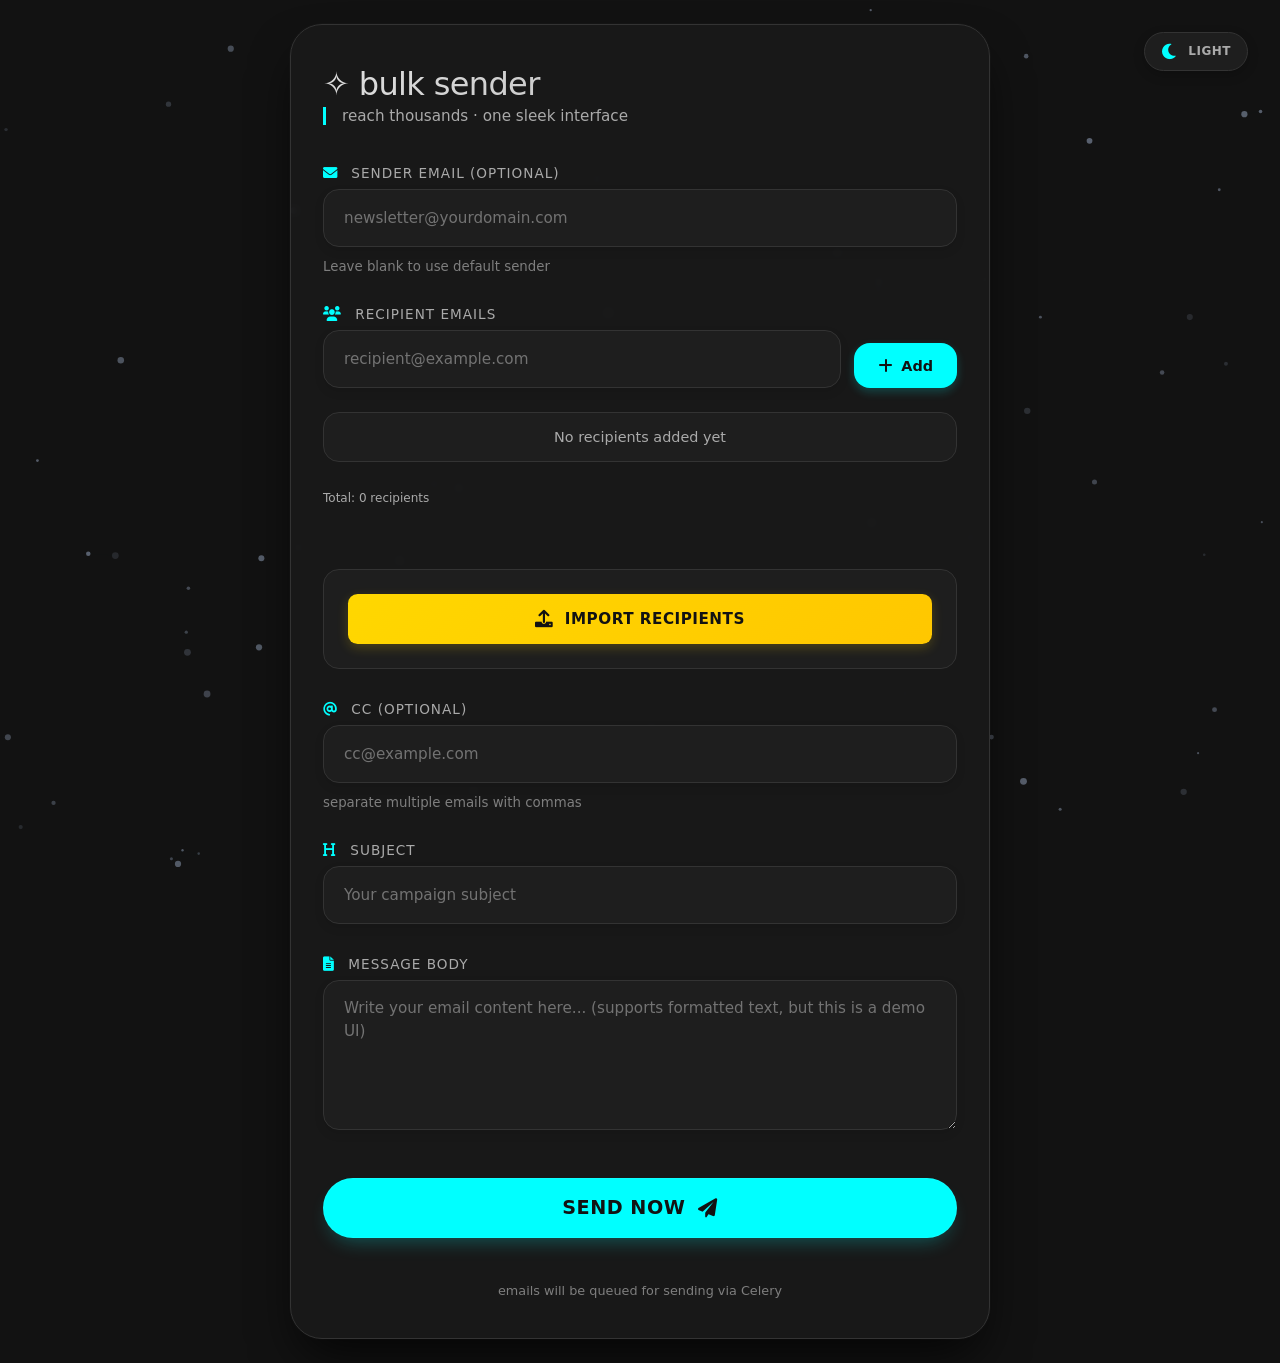
<file: FE/index.html>
<!DOCTYPE html>
<html lang="en">
<head>
  <meta charset="UTF-8">
  <meta name="viewport" content="width=device-width, initial-scale=1.0">
  <title>Bulk Email Sender | dark modern UI</title>
  <!-- Font Awesome 6 (free icons) for subtle floating icons (optional, lightweight) -->
  <link rel="stylesheet" href="https://cdnjs.cloudflare.com/ajax/libs/font-awesome/6.0.0-beta3/css/all.min.css">
  <!-- External CSS -->
  <link rel="stylesheet" href="css/style.css">
  <link rel="stylesheet" href="css/modal.css">
</head>
<body>

  <!-- Theme toggle button -->
  <div class="theme-toggle" id="themeToggle" title="Toggle dark/light mode">
    <i class="fas fa-moon"></i>
    <span class="theme-label" id="themeLabel">Light</span>
  </div>

  <!-- CANVAS for particle animation (GitHub style) -->
  <canvas id="particle-canvas"></canvas>

  <!-- Floating animated icons (optional, for extra liveliness) -->
  <div class="floating-icons" id="floatingIcons"></div>

  <!-- MAIN FORM CARD -->
  <div class="form-card">
    <h1>✧ bulk sender</h1>
    <div class="subhead">reach thousands · one sleek interface</div>

    <form class="email-form" id="emailForm">
      <!-- Sender Email -->
      <div class="field-group">
        <label for="sender"><i class="fas fa-envelope"></i> sender email (optional)</label>
        <input type="email" id="sender" name="sender" placeholder="newsletter@yourdomain.com" autocomplete="off">
        <small style="color: var(--text-secondary); margin-top: 4px; opacity: 0.7;">Leave blank to use default sender</small>
      </div>

      <!-- Recipient Email -->
      <div class="field-group">
        <label for="recipients"><i class="fas fa-users"></i> recipient emails</label>
        <div class="recipient-input-wrapper">
          <div class="field-group">
            <input type="email" id="recipients" name="recipients" placeholder="recipient@example.com" autocomplete="off">
          </div>
          <button type="button" class="add-recipient-btn" id="addRecipientBtn">
            <i class="fas fa-plus"></i> Add
          </button>
        </div>
        <div class="recipient-chips-container empty" id="recipientChips">
          <span>No recipients added yet</span>
        </div>
        <div class="recipient-footer">
          <div class="recipient-count" id="recipientCount">Total: 0 recipients</div>
          <button type="button" class="remove-all-btn" id="removeAllBtn" style="display: none;">
            <i class="fas fa-trash"></i> Remove All
          </button>
        </div>
      </div>

      <!-- Bulk Import Section -->
      <div class="import-section">
        <button type="button" class="import-btn" id="importRecipientBtn">
          <i class="fas fa-upload"></i> Import Recipients
        </button>
        <div class="csv-import-status" id="csvImportStatus" hidden></div>
      </div>

      <!-- CC (multiple emails, comma separated) using "multiple" attribute -->
      <div class="field-group">
        <label for="cc"><i class="fas fa-at"></i> cc (optional)</label>
        <input type="email" id="cc" name="cc" placeholder="cc@example.com" autocomplete="off">
        <small style="color: var(--text-secondary); margin-top: 4px; opacity: 0.7;">separate multiple emails with commas</small>
      </div>

      <!-- Subject -->
      <div class="field-group">
        <label for="subject"><i class="fas fa-heading"></i> subject</label>
        <input type="text" id="subject" name="subject" placeholder="Your campaign subject" required>
      </div>

      <!-- Body (large textarea) -->
      <div class="field-group">
        <label for="body"><i class="fas fa-file-alt"></i> message body</label>
        <textarea id="body" name="body" placeholder="Write your email content here... (supports formatted text, but this is a demo UI)" required></textarea>
      </div>

      <div class="personalization-panel" id="personalizationPanel" hidden>
        <div class="personalization-header">
          <div>
            <h3><i class="fas fa-wand-magic-sparkles"></i> Personalization</h3>
            <p id="personalizationMeta">No CSV data imported</p>
          </div>
          <button type="button" class="clear-csv-btn" id="clearCsvBtn">
            <i class="fas fa-times"></i> Clear
          </button>
        </div>
        <div class="column-token-list" id="columnTokenList"></div>
        <div class="template-preview">
          <div>
            <span class="preview-label">Subject preview</span>
            <strong id="subjectPreview">Import a CSV to preview personalization</strong>
          </div>
          <div>
            <span class="preview-label">Body preview</span>
            <pre id="bodyPreview">Import a CSV to preview personalization</pre>
          </div>
        </div>
      </div>

      <!-- Submit button with hover/click animation -->
      <button type="submit" class="submit-btn">
        <span>send now</span>
        <i class="fas fa-paper-plane"></i>
      </button>
      <p style="color: var(--text-secondary); font-size: 0.8rem; text-align: center; margin-top: 0.8rem; opacity: 0.7;">emails will be queued for sending via Celery</p>
    </form>
  </div>

  <!-- IMPORT MODAL -->
  <div class="import-modal" id="importModal">
    <div class="modal-content">
      <div class="modal-header">
        <h2><i class="fas fa-file-upload"></i> Import Recipients</h2>
        <button type="button" class="modal-close" id="closeImportModal">
          <i class="fas fa-times"></i>
        </button>
      </div>
      
      <div class="modal-body">
        <div class="drag-drop-area" id="dragDropArea">
          <i class="fas fa-cloud-upload-alt"></i>
          <h3>Drag and drop your file here</h3>
          <p>or <button type="button" class="file-browse-btn" id="fileBrowseBtn">browse files</button></p>
          <small>Supported formats: .csv, .xlsx (one email per line or column)</small>
        </div>
        <input type="file" id="fileInput" accept=".csv,.xlsx,application/vnd.openxmlformats-officedocument.spreadsheetml.sheet" style="display: none;">
        
        <div class="import-preview" id="importPreview" style="display: none;">
          <h4>Import Summary</h4>
          <div class="summary-stats">
            <div class="stat">
              <span class="label">Total rows</span>
              <span class="value" id="totalEmails">0</span>
            </div>
            <div class="stat">
              <span class="label">Columns</span>
              <span class="value new" id="newEmails">0</span>
            </div>
            <div class="stat">
              <span class="label">Email column</span>
              <span class="value duplicate" id="duplicateEmails">0</span>
            </div>
          </div>
          <div class="import-columns" id="importColumns"></div>
          <div class="duplicate-list" id="duplicateList" style="display: none;">
            <h5><i class="fas fa-exclamation-circle"></i> Already in list:</h5>
            <ul id="duplicateItemsList"></ul>
          </div>
        </div>
      </div>
      
      <div class="modal-footer">
        <button type="button" class="btn-secondary" id="cancelImportBtn">Cancel</button>
        <button type="button" class="btn-primary" id="confirmImportBtn" style="display: none;">
          <i class="fas fa-check"></i> Import
        </button>
      </div>
    </div>
  </div>

  <script src="js/main.js"></script>
  <script src="js/modal.js"></script>

  <!-- small note: all styles include smooth transitions, particle background, floating icons, responsive -->
  <!-- CC field uses "multiple" attribute for comma-separated emails -->
</body>
</html>
</file>
<file: FE/css/style.css>
/* ---------- RESET & GLOBAL ---------- */
* {
  margin: 0;
  padding: 0;
  box-sizing: border-box;
  font-family: 'Inter', system-ui, -apple-system, BlinkMacSystemFont, 'Segoe UI', Roboto, sans-serif;
}

:root {
  --bg-primary: #121212;
  --bg-secondary: #1E1E1E;
  --bg-tertiary: #242424;
  --text-primary: #E0E0E0;
  --text-secondary: #aaa;
  --border-color: #333;
  --card-bg: rgba(26, 26, 26, 0.92);
  --accent-cyan: #00FFFF;
  --accent-yellow: #FFD700;
}

body.light-mode {
  --bg-primary: #f5f5f5;
  --bg-secondary: #ffffff;
  --bg-tertiary: #f0f0f0;
  --text-primary: #1a1a1a;
  --text-secondary: #666;
  --border-color: #e0e0e0;
  --card-bg: rgba(255, 255, 255, 0.95);
  --accent-cyan: #0088cc;
  --accent-yellow: #ff9800;
}

body {
  min-height: 100vh;
  background-color: var(--bg-primary);
  color: var(--text-primary);
  display: flex;
  align-items: center;
  justify-content: center;
  padding: 1.5rem;
  position: relative;
  overflow-x: hidden;
  transition: background-color 0.3s ease, color 0.3s ease;
}

/* ---------- CANVAS BACKGROUND (GITHUB-STYLE PARTICLES) ---------- */
#particle-canvas {
  position: fixed;
  top: 0;
  left: 0;
  width: 100%;
  height: 100%;
  z-index: -2; /* behind everything */
  pointer-events: none; /* allow clicks to pass through */
  display: block;
}

/* ---------- FLOATING ICONS (optional liveliness) ---------- */
.floating-icons {
  position: fixed;
  top: 0;
  left: 0;
  width: 100%;
  height: 100%;
  z-index: -1; /* between canvas and form */
  pointer-events: none;
  overflow: hidden;
}

.floating-icons i {
  position: absolute;
  color: rgba(255, 255, 255, 0.03); /* ultra subtle */
  font-size: 2.5rem;
  user-select: none;
  animation: float 18s infinite ease-in-out;
}

/* random positions & delays — generated via JS for variety, but we add a few static ones + JS can add more */
@keyframes float {
  0% { transform: translateY(0px) rotate(0deg); }
  50% { transform: translateY(-25px) rotate(5deg); }
  100% { transform: translateY(0px) rotate(0deg); }
}

/* ---------- MAIN FORM CARD ---------- */
.form-card {
  background: var(--card-bg);
  backdrop-filter: blur(4px);
  -webkit-backdrop-filter: blur(4px);
  border-radius: 2rem;
  box-shadow: 0 25px 50px -12px rgba(0, 0, 0, 0.8), 0 0 0 1px rgba(255, 255, 255, 0.02);
  width: 100%;
  max-width: 700px;
  padding: 2.5rem 2rem;
  transition: box-shadow 0.3s ease, background-color 0.3s ease;
  z-index: 2;
  position: relative;
  border: 1px solid var(--border-color);
}

.form-card:hover {
  box-shadow: 0 30px 60px -12px rgba(0, 255, 255, 0.15), 0 0 0 1px rgba(0, 255, 255, 0.1);
}

body.light-mode .form-card:hover {
  box-shadow: 0 30px 60px -12px rgba(0, 136, 204, 0.15), 0 0 0 1px rgba(0, 136, 204, 0.1);
}

h1 {
  font-size: 2rem;
  font-weight: 500;
  margin-bottom: 0.25rem;
  letter-spacing: -0.02em;
  background: linear-gradient(135deg, var(--text-primary) 0%, var(--text-secondary) 100%);
  -webkit-background-clip: text;
  -webkit-text-fill-color: transparent;
}

.subhead {
  color: var(--text-secondary);
  margin-bottom: 2.5rem;
  font-size: 0.95rem;
  border-left: 3px solid var(--accent-cyan);
  padding-left: 1rem;
}

/* ---------- FORM FIELDS (GRID) ---------- */
.email-form {
  display: flex;
  flex-direction: column;
  gap: 2rem;
}

.field-group {
  display: flex;
  flex-direction: column;
  gap: 0.5rem;
}

label {
  font-size: 0.85rem;
  text-transform: uppercase;
  letter-spacing: 1px;
  font-weight: 500;
  color: var(--text-secondary);
  transition: color 0.2s;
}

label i {
  margin-right: 0.5rem;
  color: var(--accent-cyan);
  font-size: 0.9rem;
}

input, textarea {
  background: var(--bg-secondary);
  border: 1px solid var(--border-color);
  border-radius: 16px;
  padding: 1rem 1.25rem;
  font-size: 1rem;
  color: var(--text-primary);
  outline: none;
  transition: all 0.25s ease;
  box-shadow: 0 4px 10px rgba(0, 0, 0, 0.1);
  width: 100%;
  line-height: 1.5;
}

body.light-mode input, body.light-mode textarea {
  box-shadow: 0 2px 8px rgba(0, 0, 0, 0.08);
}

textarea {
  resize: vertical;
  min-height: 150px;
  font-family: inherit;
}

/* glowing border on focus with cyan accent */
input:focus, textarea:focus {
  border-color: var(--accent-cyan);
  box-shadow: 0 0 20px rgba(0, 255, 255, 0.4), 0 4px 10px rgba(0, 0, 0, 0.5);
  background: var(--bg-tertiary);
}

body.light-mode input:focus, body.light-mode textarea:focus {
  box-shadow: 0 0 20px rgba(0, 136, 204, 0.25), 0 2px 8px rgba(0, 0, 0, 0.08);
}

/* highlight label on focus */
input:focus + label, textarea:focus + label { /* not adjacent sibling, but we can use :focus-within in parent */
}
.field-group:focus-within label {
  color: #00FFFF;
}

/* ---------- SUBMIT BUTTON ---------- */
.submit-btn {
  background: var(--accent-cyan);
  color: var(--bg-primary);
  border: none;
  border-radius: 40px;
  padding: 1.1rem 2rem;
  font-size: 1.2rem;
  font-weight: 600;
  letter-spacing: 0.5px;
  cursor: pointer;
  transition: all 0.3s cubic-bezier(0.2, 0.9, 0.3, 1.2);
  box-shadow: 0 10px 20px -8px rgba(0, 255, 255, 0.3);
  text-transform: uppercase;
  display: flex;
  align-items: center;
  justify-content: center;
  gap: 0.8rem;
  margin-top: 1rem;
  border: 1px solid rgba(255,255,255,0.05);
}

.submit-btn i {
  font-size: 1.2rem;
  transition: transform 0.2s;
}

.submit-btn:hover {
  background: var(--accent-yellow);
  transform: scale(1.04);
  box-shadow: 0 0 30px var(--accent-yellow), 0 15px 25px -10px rgba(255, 215, 0, 0.5);
  color: #0a0a0a;
}

.submit-btn:hover i {
  transform: translateX(5px);
}

.submit-btn:active {
  transform: scale(0.97);
  box-shadow: 0 0 45px var(--accent-yellow);
}

/* ---------- RECIPIENT EMAIL CHIPS ---------- */
.recipient-input-wrapper {
  display: flex;
  gap: 0.8rem;
  align-items: flex-end;
}

.recipient-input-wrapper .field-group {
  flex: 1;
  margin: 0;
}

.add-recipient-btn {
  background: var(--accent-cyan);
  color: var(--bg-primary);
  border: none;
  border-radius: 16px;
  padding: 0.9rem 1.5rem;
  font-size: 0.9rem;
  font-weight: 600;
  cursor: pointer;
  transition: all 0.25s ease;
  box-shadow: 0 4px 10px rgba(0, 255, 255, 0.2);
  display: flex;
  align-items: center;
  gap: 0.5rem;
  white-space: nowrap;
  height: fit-content;
}

.add-recipient-btn:hover {
  background: var(--accent-yellow);
  box-shadow: 0 8px 15px rgba(255, 215, 0, 0.3);
  transform: translateY(-2px);
}

.add-recipient-btn:active {
  transform: scale(0.95);
}

.add-recipient-btn i {
  font-size: 1rem;
}

/* Email chips container */
.recipient-chips-container {
  display: flex;
  flex-wrap: wrap;
  gap: 0.8rem;
  margin-top: 1rem;
  padding: 1rem;
  background: var(--bg-secondary);
  border-radius: 16px;
  border: 1px solid var(--border-color);
  min-height: 50px;
  align-content: flex-start;
}

.recipient-chips-container.empty {
  color: var(--text-secondary);
  display: flex;
  align-items: center;
  justify-content: center;
  font-size: 0.9rem;
}

.email-chip {
  background: linear-gradient(135deg, var(--accent-cyan) 0%, #0099CC 100%);
  color: #0a0a0a;
  padding: 0.6rem 1rem;
  border-radius: 20px;
  font-size: 0.85rem;
  font-weight: 500;
  display: inline-flex;
  align-items: center;
  gap: 0.6rem;
  box-shadow: 0 4px 12px rgba(0, 255, 255, 0.3);
  animation: slideIn 0.3s ease-out;
}

@keyframes slideIn {
  from {
    opacity: 0;
    transform: translateY(-10px);
  }
  to {
    opacity: 1;
    transform: translateY(0);
  }
}

.email-chip .remove-email {
  background: rgba(0, 0, 0, 0.2);
  border: none;
  color: #0a0a0a;
  border-radius: 50%;
  width: 20px;
  height: 20px;
  cursor: pointer;
  display: flex;
  align-items: center;
  justify-content: center;
  font-size: 0.75rem;
  transition: all 0.2s ease;
  padding: 0;
  margin-left: 0.4rem;
}

.email-chip .remove-email:hover {
  background: rgba(0, 0, 0, 0.4);
  transform: scale(1.1);
}

.recipient-count {
  color: var(--text-secondary);
  font-size: 0.75rem;
  margin-top: 0.5rem;
}

.recipient-footer {
  display: flex;
  justify-content: space-between;
  align-items: center;
  margin-top: 0.8rem;
}

.remove-all-btn {
  background: #e74c3c;
  color: white;
  border: none;
  border-radius: 16px;
  padding: 0.6rem 1.2rem;
  font-size: 0.75rem;
  font-weight: 600;
  cursor: pointer;
  transition: all 0.25s ease;
  box-shadow: 0 4px 10px rgba(231, 76, 60, 0.2);
  display: flex;
  align-items: center;
  gap: 0.5rem;
  white-space: nowrap;
  text-transform: uppercase;
  letter-spacing: 0.5px;
}

.remove-all-btn:hover {
  background: #c0392b;
  box-shadow: 0 8px 15px rgba(231, 76, 60, 0.4);
  transform: translateY(-2px);
}

.remove-all-btn:active {
  transform: scale(0.95);
}

.remove-all-btn i {
  font-size: 0.9rem;
}

/* ---------- THEME TOGGLE SWITCH ---------- */
.theme-toggle {
  position: fixed;
  top: 2rem;
  right: 2rem;
  background: var(--bg-secondary);
  border: 1px solid var(--border-color);
  border-radius: 50px;
  padding: 0.6rem 1rem;
  cursor: pointer;
  display: flex;
  align-items: center;
  gap: 0.6rem;
  transition: all 0.3s ease;
  z-index: 100;
  box-shadow: 0 4px 12px rgba(0, 0, 0, 0.2);
}

.theme-toggle:hover {
  box-shadow: 0 6px 16px rgba(0, 255, 255, 0.2);
  transform: translateY(-2px);
}

.theme-toggle i {
  font-size: 1.1rem;
  color: var(--accent-cyan);
  transition: transform 0.3s ease;
}

.theme-toggle:hover i {
  transform: rotate(20deg);
}

.theme-label {
  font-size: 0.75rem;
  text-transform: uppercase;
  font-weight: 600;
  letter-spacing: 0.5px;
  color: var(--text-secondary);
}

/* ---------- RESPONSIVE (MOBILE) ---------- */
@media (max-width: 550px) {
  body {
    padding: 0.8rem;
  }
  .form-card {
    padding: 1.8rem 1.2rem;
    border-radius: 1.5rem;
  }
  h1 {
    font-size: 1.8rem;
  }
  input, textarea {
    padding: 0.9rem 1rem;
    border-radius: 14px;
  }
  .submit-btn {
    padding: 0.9rem 1.5rem;
    font-size: 1rem;
  }
  .theme-toggle {
    top: 1rem;
    right: 1rem;
    padding: 0.5rem 0.8rem;
  }
}

/* subtle placeholder color */
::placeholder {
  color: var(--text-secondary);
  font-size: 0.95rem;
  opacity: 0.6;
}

/* remove spinners from number inputs (none here) */
input[type=email]::-webkit-inner-spin-button, 
input[type=email]::-webkit-outer-spin-button {
  -webkit-appearance: none;
  margin: 0;
}

/* ---------- IMPORT BUTTON SECTION ---------- */
.import-section {
  display: flex;
  gap: 1rem;
  margin: 2rem 0 0 0;
  padding: 1.5rem;
  background: var(--bg-secondary);
  border: 1px solid var(--border-color);
  border-radius: 1rem;
  align-items: center;
  justify-content: space-between;
}

.import-btn {
  background: linear-gradient(135deg, var(--accent-yellow) 0%, #FFC700 100%);
  color: var(--bg-primary);
  border: none;
  border-radius: 0.6rem;
  padding: 1rem 2rem;
  font-size: 0.95rem;
  font-weight: 600;
  cursor: pointer;
  transition: all 0.3s ease;
  display: flex;
  align-items: center;
  gap: 0.7rem;
  text-transform: uppercase;
  letter-spacing: 0.5px;
  box-shadow: 0 4px 12px rgba(255, 215, 0, 0.2);
  flex: 1;
  justify-content: center;
  text-decoration: none;
}

.import-btn i {
  font-size: 1.1rem;
  transition: transform 0.2s ease;
}

.import-btn:hover {
  transform: translateY(-3px);
  box-shadow: 0 8px 20px rgba(255, 215, 0, 0.4);
  background: linear-gradient(135deg, #FFD700 0%, #FFC700 100%);
}

.import-btn:active {
  transform: translateY(-1px);
}

.csv-import-status {
  flex: 1;
  color: var(--text-primary);
  font-size: 0.88rem;
  line-height: 1.4;
}

.csv-import-status strong {
  color: var(--accent-cyan);
}

.personalization-panel {
  background: var(--bg-secondary);
  border: 1px solid var(--border-color);
  border-radius: 1rem;
  padding: 1.25rem;
  display: flex;
  flex-direction: column;
  gap: 1rem;
}

.personalization-panel[hidden],
.csv-import-status[hidden] {
  display: none;
}

.personalization-header {
  display: flex;
  justify-content: space-between;
  gap: 1rem;
  align-items: flex-start;
}

.personalization-header h3 {
  color: var(--text-primary);
  font-size: 1rem;
  font-weight: 600;
  margin-bottom: 0.3rem;
}

.personalization-header h3 i {
  color: var(--accent-cyan);
  margin-right: 0.4rem;
}

.personalization-header p {
  color: var(--text-secondary);
  font-size: 0.85rem;
}

.clear-csv-btn {
  background: transparent;
  border: 1px solid var(--border-color);
  color: var(--text-secondary);
  border-radius: 0.5rem;
  padding: 0.55rem 0.8rem;
  cursor: pointer;
  display: inline-flex;
  align-items: center;
  gap: 0.45rem;
  font-size: 0.8rem;
  font-weight: 600;
  text-transform: uppercase;
}

.clear-csv-btn:hover {
  border-color: #e74c3c;
  color: #e74c3c;
}

.column-token-list {
  display: flex;
  flex-wrap: wrap;
  gap: 0.55rem;
}

.column-token {
  background: var(--bg-tertiary);
  border: 1px solid var(--border-color);
  border-left: 3px solid var(--accent-cyan);
  color: var(--text-primary);
  border-radius: 0.5rem;
  padding: 0.45rem 0.65rem;
  cursor: pointer;
  font-size: 0.85rem;
}

.column-token:hover {
  border-color: var(--accent-cyan);
  transform: translateY(-1px);
}

.template-preview {
  display: grid;
  gap: 0.8rem;
}

.template-preview > div {
  background: var(--bg-primary);
  border: 1px solid var(--border-color);
  border-radius: 0.75rem;
  padding: 0.9rem;
  min-width: 0;
}

.preview-label {
  display: block;
  color: var(--text-secondary);
  font-size: 0.72rem;
  text-transform: uppercase;
  letter-spacing: 0.5px;
  margin-bottom: 0.45rem;
}

.template-preview strong,
.template-preview pre {
  color: var(--text-primary);
  white-space: pre-wrap;
  word-break: break-word;
  font: inherit;
}

@media (max-width: 550px) {
  .import-section {
    flex-direction: column;
    align-items: stretch;
    padding: 1rem;
    margin: 1.5rem 0 0 0;
  }

  .import-btn {
    padding: 0.8rem 1.5rem;
    font-size: 0.85rem;
  }

  .personalization-header {
    flex-direction: column;
  }
}
</file>
<file: FE/css/modal.css>
/* ---------- IMPORT MODAL AND DRAG-DROP ---------- */
.import-modal {
  display: none;
  position: fixed;
  top: 0;
  left: 0;
  width: 100%;
  height: 100%;
  background: rgba(0, 0, 0, 0.6);
  z-index: 200;
  align-items: center;
  justify-content: center;
  backdrop-filter: blur(2px);
  -webkit-backdrop-filter: blur(2px);
}

.import-modal.active {
  display: flex;
}

.modal-content {
  background: var(--card-bg);
  border-radius: 1.5rem;
  border: 1px solid var(--border-color);
  box-shadow: 0 25px 50px -12px rgba(0, 0, 0, 0.8);
  width: 90%;
  max-width: 600px;
  overflow: hidden;
  display: flex;
  flex-direction: column;
}

.modal-header {
  display: flex;
  align-items: center;
  justify-content: space-between;
  padding: 1.5rem 2rem;
  border-bottom: 1px solid var(--border-color);
}

.modal-header h2 {
  font-size: 1.5rem;
  color: var(--text-primary);
  display: flex;
  align-items: center;
  gap: 0.8rem;
  margin: 0;
}

.modal-close {
  background: transparent;
  border: none;
  font-size: 1.5rem;
  color: var(--text-secondary);
  cursor: pointer;
  transition: all 0.2s ease;
  padding: 0.5rem;
}

.modal-close:hover {
  color: var(--text-primary);
  transform: rotate(90deg);
}

.modal-body {
  padding: 2rem;
  flex: 1;
  overflow-y: auto;
}

.drag-drop-area {
  border: 2px dashed var(--accent-cyan);
  border-radius: 1rem;
  padding: 3rem 2rem;
  text-align: center;
  transition: all 0.3s ease;
  cursor: pointer;
  background: var(--bg-secondary);
}

.drag-drop-area:hover {
  background: var(--bg-tertiary);
  border-color: var(--accent-yellow);
}

.drag-drop-area.dragover {
  border-color: var(--accent-yellow);
  background: var(--bg-tertiary);
  transform: scale(1.02);
}

.drag-drop-area i {
  font-size: 3.5rem;
  color: var(--accent-cyan);
  margin-bottom: 1rem;
  opacity: 0.8;
  display: block;
}

.drag-drop-area h3 {
  color: var(--text-primary);
  margin: 0.5rem 0 0.8rem;
  font-size: 1.2rem;
}

.drag-drop-area p {
  color: var(--text-secondary);
  margin: 0.5rem 0;
  font-size: 0.9rem;
}

.drag-drop-area small {
  color: var(--text-secondary);
  opacity: 0.7;
  display: block;
  margin-top: 0.8rem;
  font-size: 0.8rem;
}

.file-browse-btn {
  background: transparent;
  border: 1px solid var(--accent-cyan);
  color: var(--accent-cyan);
  padding: 0.4rem 0.8rem;
  border-radius: 0.5rem;
  cursor: pointer;
  transition: all 0.2s ease;
  font-weight: 600;
  font-size: 0.9rem;
}

.file-browse-btn:hover {
  background: var(--accent-cyan);
  color: var(--bg-primary);
}

/* Import preview stats */
.import-preview {
  margin-top: 2rem;
}

.import-preview h4 {
  color: var(--text-primary);
  margin: 0 0 1rem 0;
  font-size: 1rem;
}

.summary-stats {
  display: grid;
  grid-template-columns: repeat(3, 1fr);
  gap: 1rem;
  margin-bottom: 1.5rem;
}

.stat {
  background: var(--bg-secondary);
  border: 1px solid var(--border-color);
  border-radius: 0.8rem;
  padding: 1rem;
  text-align: center;
}

.stat .label {
  display: block;
  color: var(--text-secondary);
  font-size: 0.8rem;
  text-transform: uppercase;
  margin-bottom: 0.5rem;
}

.stat .value {
  display: block;
  font-size: 1.8rem;
  font-weight: 700;
  color: var(--accent-cyan);
}

.stat .value.new {
  color: #2ecc71;
}

.stat .value.duplicate {
  color: #e74c3c;
}

.duplicate-list {
  background: var(--bg-secondary);
  border-left: 3px solid #e74c3c;
  border-radius: 0.5rem;
  padding: 1rem;
}

.duplicate-list h5 {
  color: #e74c3c;
  margin: 0 0 0.8rem 0;
  font-size: 0.9rem;
  display: flex;
  align-items: center;
  gap: 0.5rem;
}

.duplicate-list ul {
  list-style: none;
  padding: 0;
  margin: 0;
}

.duplicate-list li {
  color: var(--text-secondary);
  padding: 0.4rem 0;
  font-size: 0.85rem;
}

.duplicate-list li:before {
  content: "• ";
  color: #e74c3c;
  font-weight: bold;
  margin-right: 0.5rem;
}

.import-columns {
  background: var(--bg-secondary);
  border: 1px solid var(--border-color);
  border-radius: 0.75rem;
  padding: 1rem;
}

.import-columns h5 {
  color: var(--text-primary);
  margin: 0 0 0.75rem 0;
  font-size: 0.9rem;
}

.import-column-list {
  display: flex;
  flex-wrap: wrap;
  gap: 0.5rem;
}

.import-column-token {
  background: var(--bg-tertiary);
  color: var(--text-primary);
  border-left: 3px solid var(--accent-cyan);
  border-radius: 0.45rem;
  padding: 0.35rem 0.55rem;
  font-size: 0.82rem;
  word-break: break-word;
}

.import-warning {
  margin-top: 0.85rem;
  padding: 0.75rem;
  background: rgba(255, 165, 0, 0.16);
  border: 1px solid rgba(255, 165, 0, 0.35);
  border-radius: 0.5rem;
  color: var(--text-primary);
  font-size: 0.85rem;
}

.modal-footer {
  display: flex;
  gap: 1rem;
  justify-content: flex-end;
  padding: 1.5rem 2rem;
  border-top: 1px solid var(--border-color);
}

.btn-secondary, .btn-primary {
  border: none;
  border-radius: 0.6rem;
  padding: 0.8rem 1.5rem;
  font-size: 0.9rem;
  font-weight: 600;
  cursor: pointer;
  transition: all 0.2s ease;
  text-transform: uppercase;
}

.btn-secondary {
  background: var(--bg-secondary);
  color: var(--text-primary);
  border: 1px solid var(--border-color);
}

.btn-secondary:hover {
  background: var(--bg-tertiary);
}

.btn-primary {
  background: var(--accent-cyan);
  color: var(--bg-primary);
  display: flex;
  align-items: center;
  gap: 0.5rem;
}

.btn-primary:hover {
  background: var(--accent-yellow);
  transform: translateY(-2px);
}

/* Responsive modal */
@media (max-width: 550px) {
  .modal-content {
    width: 95%;
    max-width: 100%;
  }

  .modal-header {
    padding: 1rem 1.2rem;
  }

  .modal-header h2 {
    font-size: 1.2rem;
  }

  .modal-body {
    padding: 1.5rem;
  }

  .drag-drop-area {
    padding: 2rem 1rem;
  }

  .drag-drop-area i {
    font-size: 2.5rem;
  }

  .summary-stats {
    grid-template-columns: 1fr;
  }

  .modal-footer {
    flex-direction: column-reverse;
  }

  .btn-secondary, .btn-primary {
    width: 100%;
  }
}
</file>
